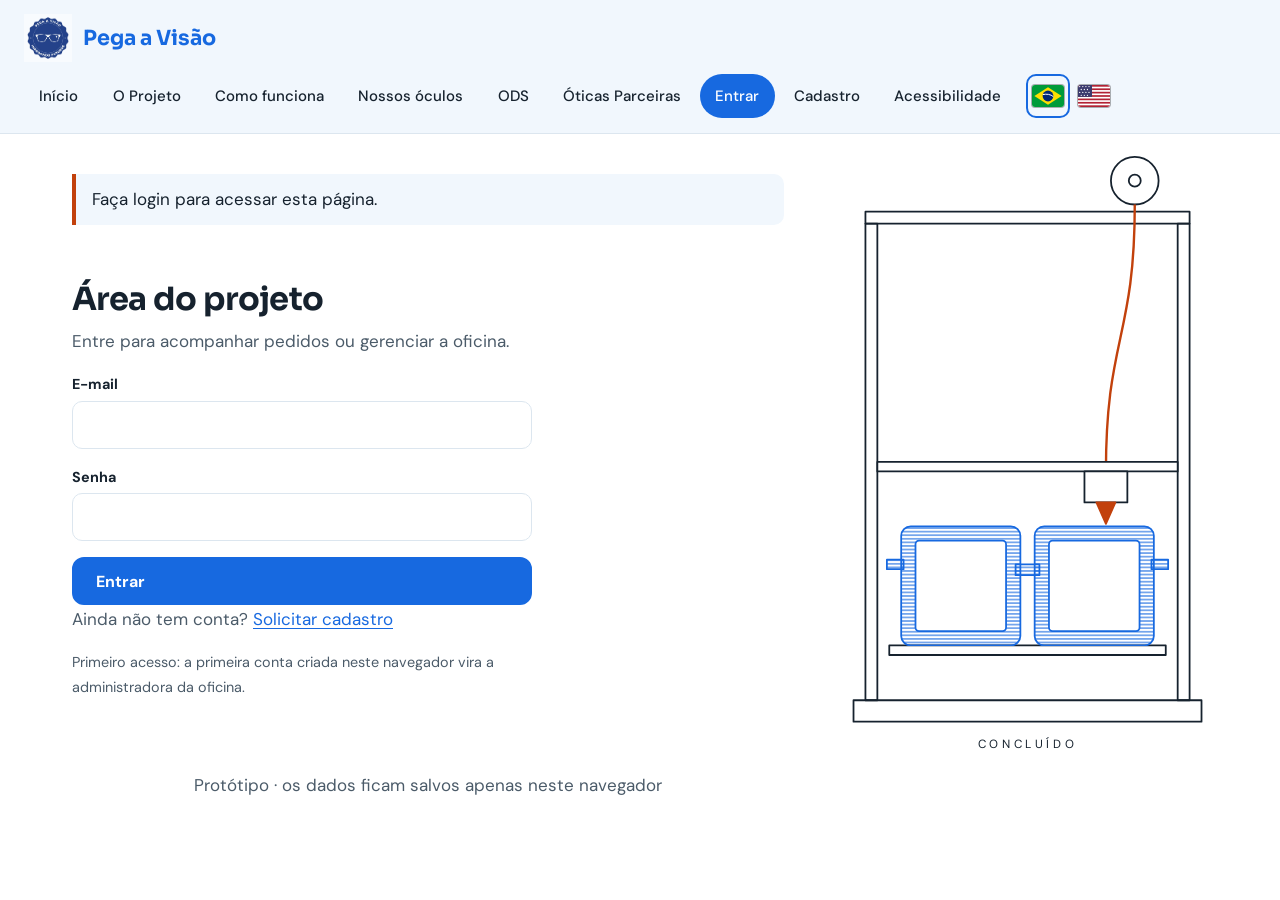
<file: admin.html>
<!doctype html>
<html lang="pt-BR">
<head>
<meta charset="utf-8">
<meta name="viewport" content="width=device-width, initial-scale=1, viewport-fit=cover">
<title>Oficina de Produção · Pega a Visão</title>
<link rel="stylesheet" href="https://fonts.googleapis.com/css2?family=Sora:wght@500;600;700&family=DM+Sans:wght@400;500;700&family=Atkinson+Hyperlegible:wght@400;700&display=swap">
<link rel="stylesheet" href="css/style.css">
<link rel="icon" type="image/png" href="img/favicon.png">
<script type="importmap">{"imports":{"three":"https://cdn.jsdelivr.net/npm/three@0.170.0/build/three.module.js","three/addons/":"https://cdn.jsdelivr.net/npm/three@0.170.0/examples/jsm/"}}</script>
</head>
<body data-page="admin">
<svg id="pr" viewBox="0 0 360 520" aria-hidden="true" role="presentation">
<defs><pattern id="hp" width="4" height="3" patternUnits="userSpaceOnUse"><path d="M0 1.5H4" style="stroke:var(--ac)" stroke-width=".9"/></pattern><clipPath id="cp"><rect id="cr" x="40" y="424" width="280" height="0"/></clipPath></defs>
<g fill="none" stroke="currentColor" stroke-width="1.5" stroke-linejoin="round">
<rect x="34" y="470" width="292" height="18"/><rect x="44" y="70" width="10" height="400"/><rect x="306" y="70" width="10" height="400"/><rect x="44" y="60" width="272" height="10"/><rect x="64" y="424" width="232" height="8"/>
<circle cx="270" cy="34" r="20"/><circle cx="270" cy="34" r="5"/><path id="fl" style="stroke:var(--ac2)" stroke-width="2"/>
<g clip-path="url(#cp)" style="stroke:var(--ac)"><rect x="74" y="324" width="100" height="100" rx="8" fill="url(#hp)"/><rect x="86" y="336" width="76" height="76" rx="3" style="fill:var(--bg)"/><rect x="186" y="324" width="100" height="100" rx="8" fill="url(#hp)"/><rect x="198" y="336" width="76" height="76" rx="3" style="fill:var(--bg)"/>
<rect x="170" y="356" width="20" height="9" fill="url(#hp)"/><rect x="62" y="352" width="14" height="8" fill="url(#hp)"/><rect x="284" y="352" width="14" height="8" fill="url(#hp)"/></g>
<rect id="gb" x="54" width="252" height="8" style="fill:var(--bg)"/><rect id="cg" width="36" height="26" style="fill:var(--bg)"/><path id="nz" style="fill:var(--ac2);stroke:var(--ac2)"/></g>
<text id="lb" x="180" y="510" text-anchor="middle" font-size="10" letter-spacing="3" fill="currentColor" font-family="'DM Sans',sans-serif">IMPRESSÃO 0%</text></svg>
<div id="app"></div>
<!-- =====================================================================
     CONTEÚDO DESTA PÁGINA: edite os textos aqui, é HTML normal.
     O app.js copia este template para dentro de #app (ao lado do menu).
     Marcas especiais (o JS troca por dados que mudam):
       comentário com uma palavra só, ex.: linhas  → lista/tabela preenchida pelo JS (função em SL, no app.js)
       {{nome}}         valor preenchido pelo JS
       data-se="x"      o elemento só aparece quando o dado x existir
       data-visitante   só aparece para quem NÃO está logado
       data-r="nv"      número do relatório (nv, rp, rpd, pet, eq, imp, dir, ot, rev)
     Importante: mantenha cada frase em UMA linha só; o tradutor (js/i18n.js) usa o texto exato.
     ===================================================================== -->
<template id="pagina">
<div class="row">
  <h1>Oficina de Produção</h1>
  <button class="b b2" data-a="go" data-v="rel">Relatórios</button>
</div>
<div class="c" data-se="pendentes">
  <h3>Cadastros pendentes</h3>
  <!--pendentes-->
</div>
<div class="c tw">
  <table>
    <thead><tr><th>Pedido</th><th>Estudante</th><th>Etapa</th><th>Equipe da oficina</th><th>Lentes / custo</th><th>Destinação</th></tr></thead>
    <tbody><!--linhas--></tbody>
  </table>
</div>
</template>
<noscript>Ative o JavaScript para usar o protótipo.</noscript>
<script src="js/data.js"></script>
<script src="js/i18n.js"></script>
<script src="js/impressora.js"></script>
<script src="js/acessibilidade.js"></script>
<script src="js/app.js"></script>
<script src="js/viewer3d.js"></script>
</body>
</html>
</file>
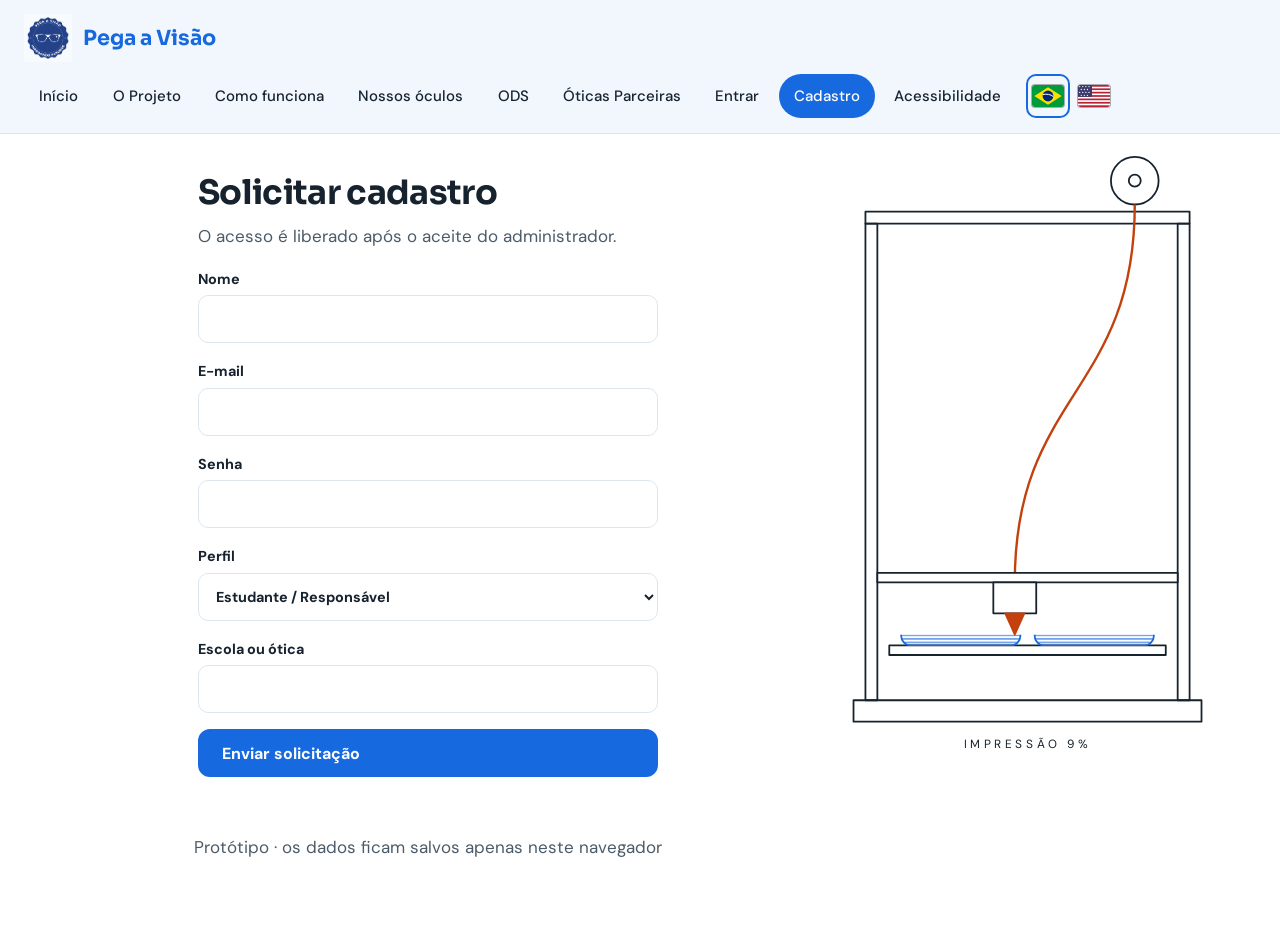
<file: cadastro.html>
<!doctype html>
<html lang="pt-BR">
<head>
<meta charset="utf-8">
<meta name="viewport" content="width=device-width, initial-scale=1, viewport-fit=cover">
<title>Cadastro · Pega a Visão</title>
<link rel="stylesheet" href="https://fonts.googleapis.com/css2?family=Sora:wght@500;600;700&family=DM+Sans:wght@400;500;700&family=Atkinson+Hyperlegible:wght@400;700&display=swap">
<link rel="stylesheet" href="css/style.css">
<link rel="icon" type="image/png" href="img/favicon.png">
<script type="importmap">{"imports":{"three":"https://cdn.jsdelivr.net/npm/three@0.170.0/build/three.module.js","three/addons/":"https://cdn.jsdelivr.net/npm/three@0.170.0/examples/jsm/"}}</script>
</head>
<body data-page="reg">
<svg id="pr" viewBox="0 0 360 520" aria-hidden="true" role="presentation">
<defs><pattern id="hp" width="4" height="3" patternUnits="userSpaceOnUse"><path d="M0 1.5H4" style="stroke:var(--ac)" stroke-width=".9"/></pattern><clipPath id="cp"><rect id="cr" x="40" y="424" width="280" height="0"/></clipPath></defs>
<g fill="none" stroke="currentColor" stroke-width="1.5" stroke-linejoin="round">
<rect x="34" y="470" width="292" height="18"/><rect x="44" y="70" width="10" height="400"/><rect x="306" y="70" width="10" height="400"/><rect x="44" y="60" width="272" height="10"/><rect x="64" y="424" width="232" height="8"/>
<circle cx="270" cy="34" r="20"/><circle cx="270" cy="34" r="5"/><path id="fl" style="stroke:var(--ac2)" stroke-width="2"/>
<g clip-path="url(#cp)" style="stroke:var(--ac)"><rect x="74" y="324" width="100" height="100" rx="8" fill="url(#hp)"/><rect x="86" y="336" width="76" height="76" rx="3" style="fill:var(--bg)"/><rect x="186" y="324" width="100" height="100" rx="8" fill="url(#hp)"/><rect x="198" y="336" width="76" height="76" rx="3" style="fill:var(--bg)"/>
<rect x="170" y="356" width="20" height="9" fill="url(#hp)"/><rect x="62" y="352" width="14" height="8" fill="url(#hp)"/><rect x="284" y="352" width="14" height="8" fill="url(#hp)"/></g>
<rect id="gb" x="54" width="252" height="8" style="fill:var(--bg)"/><rect id="cg" width="36" height="26" style="fill:var(--bg)"/><path id="nz" style="fill:var(--ac2);stroke:var(--ac2)"/></g>
<text id="lb" x="180" y="510" text-anchor="middle" font-size="10" letter-spacing="3" fill="currentColor" font-family="'DM Sans',sans-serif">IMPRESSÃO 0%</text></svg>
<div id="app"></div>
<!-- =====================================================================
     CONTEÚDO DESTA PÁGINA: edite os textos aqui, é HTML normal.
     O app.js copia este template para dentro de #app (ao lado do menu).
     Marcas especiais (o JS troca por dados que mudam):
       comentário com uma palavra só, ex.: linhas  → lista/tabela preenchida pelo JS (função em SL, no app.js)
       {{nome}}         valor preenchido pelo JS
       data-se="x"      o elemento só aparece quando o dado x existir
       data-visitante   só aparece para quem NÃO está logado
       data-r="nv"      número do relatório (nv, rp, rpd, pet, eq, imp, dir, ot, rev)
     Importante: mantenha cada frase em UMA linha só; o tradutor (js/i18n.js) usa o texto exato.
     ===================================================================== -->
<template id="pagina">
<div class="c" style="max-width:460px;margin:auto;width:100%">
  <h2>Solicitar cadastro</h2>
  <p class="mu">O acesso é liberado após o aceite do administrador.</p>
  <form data-f="reg">
    <label>Nome<input name="name" required></label>
    <label>E-mail<input name="email" type="email" required></label>
    <label>Senha<input name="pw" type="password" minlength="6" required></label>
    <label>Perfil
      <select name="role">
        <option value="aluno">Estudante / Responsável</option>
        <option value="escola">Professor / Escola</option>
        <option value="otica">Ótica Parceira</option>
      </select>
    </label>
    <label>Escola ou ótica<input name="org"></label>
    <button class="b">Enviar solicitação</button>
  </form>
</div>
</template>
<noscript>Ative o JavaScript para usar o protótipo.</noscript>
<script src="js/data.js"></script>
<script src="js/i18n.js"></script>
<script src="js/impressora.js"></script>
<script src="js/acessibilidade.js"></script>
<script src="js/app.js"></script>
<script src="js/viewer3d.js"></script>
</body>
</html>
</file>
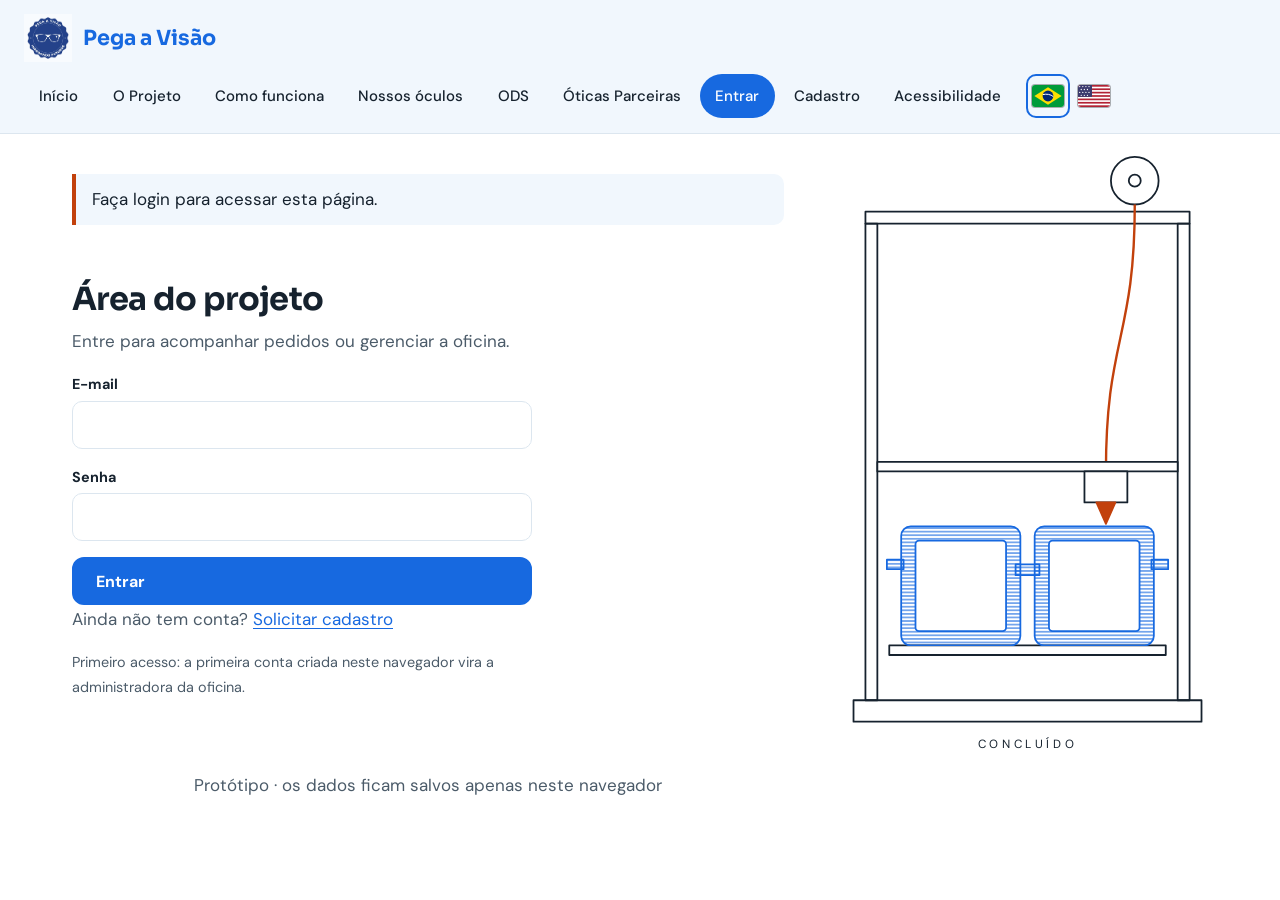
<file: estudante.html>
<!doctype html>
<html lang="pt-BR">
<head>
<meta charset="utf-8">
<meta name="viewport" content="width=device-width, initial-scale=1, viewport-fit=cover">
<title>Painel do Estudante · Pega a Visão</title>
<link rel="stylesheet" href="https://fonts.googleapis.com/css2?family=Sora:wght@500;600;700&family=DM+Sans:wght@400;500;700&family=Atkinson+Hyperlegible:wght@400;700&display=swap">
<link rel="stylesheet" href="css/style.css">
<link rel="icon" type="image/png" href="img/favicon.png">
<script type="importmap">{"imports":{"three":"https://cdn.jsdelivr.net/npm/three@0.170.0/build/three.module.js","three/addons/":"https://cdn.jsdelivr.net/npm/three@0.170.0/examples/jsm/"}}</script>
</head>
<body data-page="aluno">
<svg id="pr" viewBox="0 0 360 520" aria-hidden="true" role="presentation">
<defs><pattern id="hp" width="4" height="3" patternUnits="userSpaceOnUse"><path d="M0 1.5H4" style="stroke:var(--ac)" stroke-width=".9"/></pattern><clipPath id="cp"><rect id="cr" x="40" y="424" width="280" height="0"/></clipPath></defs>
<g fill="none" stroke="currentColor" stroke-width="1.5" stroke-linejoin="round">
<rect x="34" y="470" width="292" height="18"/><rect x="44" y="70" width="10" height="400"/><rect x="306" y="70" width="10" height="400"/><rect x="44" y="60" width="272" height="10"/><rect x="64" y="424" width="232" height="8"/>
<circle cx="270" cy="34" r="20"/><circle cx="270" cy="34" r="5"/><path id="fl" style="stroke:var(--ac2)" stroke-width="2"/>
<g clip-path="url(#cp)" style="stroke:var(--ac)"><rect x="74" y="324" width="100" height="100" rx="8" fill="url(#hp)"/><rect x="86" y="336" width="76" height="76" rx="3" style="fill:var(--bg)"/><rect x="186" y="324" width="100" height="100" rx="8" fill="url(#hp)"/><rect x="198" y="336" width="76" height="76" rx="3" style="fill:var(--bg)"/>
<rect x="170" y="356" width="20" height="9" fill="url(#hp)"/><rect x="62" y="352" width="14" height="8" fill="url(#hp)"/><rect x="284" y="352" width="14" height="8" fill="url(#hp)"/></g>
<rect id="gb" x="54" width="252" height="8" style="fill:var(--bg)"/><rect id="cg" width="36" height="26" style="fill:var(--bg)"/><path id="nz" style="fill:var(--ac2);stroke:var(--ac2)"/></g>
<text id="lb" x="180" y="510" text-anchor="middle" font-size="10" letter-spacing="3" fill="currentColor" font-family="'DM Sans',sans-serif">IMPRESSÃO 0%</text></svg>
<div id="app"></div>
<!-- =====================================================================
     CONTEÚDO DESTA PÁGINA: edite os textos aqui, é HTML normal.
     O app.js copia este template para dentro de #app (ao lado do menu).
     Marcas especiais (o JS troca por dados que mudam):
       comentário com uma palavra só, ex.: linhas  → lista/tabela preenchida pelo JS (função em SL, no app.js)
       {{nome}}         valor preenchido pelo JS
       data-se="x"      o elemento só aparece quando o dado x existir
       data-visitante   só aparece para quem NÃO está logado
       data-r="nv"      número do relatório (nv, rp, rpd, pet, eq, imp, dir, ot, rev)
     Importante: mantenha cada frase em UMA linha só; o tradutor (js/i18n.js) usa o texto exato.
     ===================================================================== -->
<template id="pagina">
<div class="row">
  <h1>Painel do Estudante</h1>
  <span><button class="b" data-a="go" data-v="pedir" data-k="reparo">Consertar meu óculos</button> <button class="b b2" data-a="go" data-v="pedir" data-k="nova">Solicitar armação nova</button></span>
</div>
<!--pedidos-->
<div class="c" data-se="semPedidos">Nenhum pedido ainda.</div>
<div class="c">
  <h3>Notificações</h3>
  <!--notas-->
  <p class="mu" data-se="semNotas">Sem notificações.</p>
</div>
</template>
<noscript>Ative o JavaScript para usar o protótipo.</noscript>
<script src="js/data.js"></script>
<script src="js/i18n.js"></script>
<script src="js/impressora.js"></script>
<script src="js/acessibilidade.js"></script>
<script src="js/app.js"></script>
<script src="js/viewer3d.js"></script>
</body>
</html>
</file>
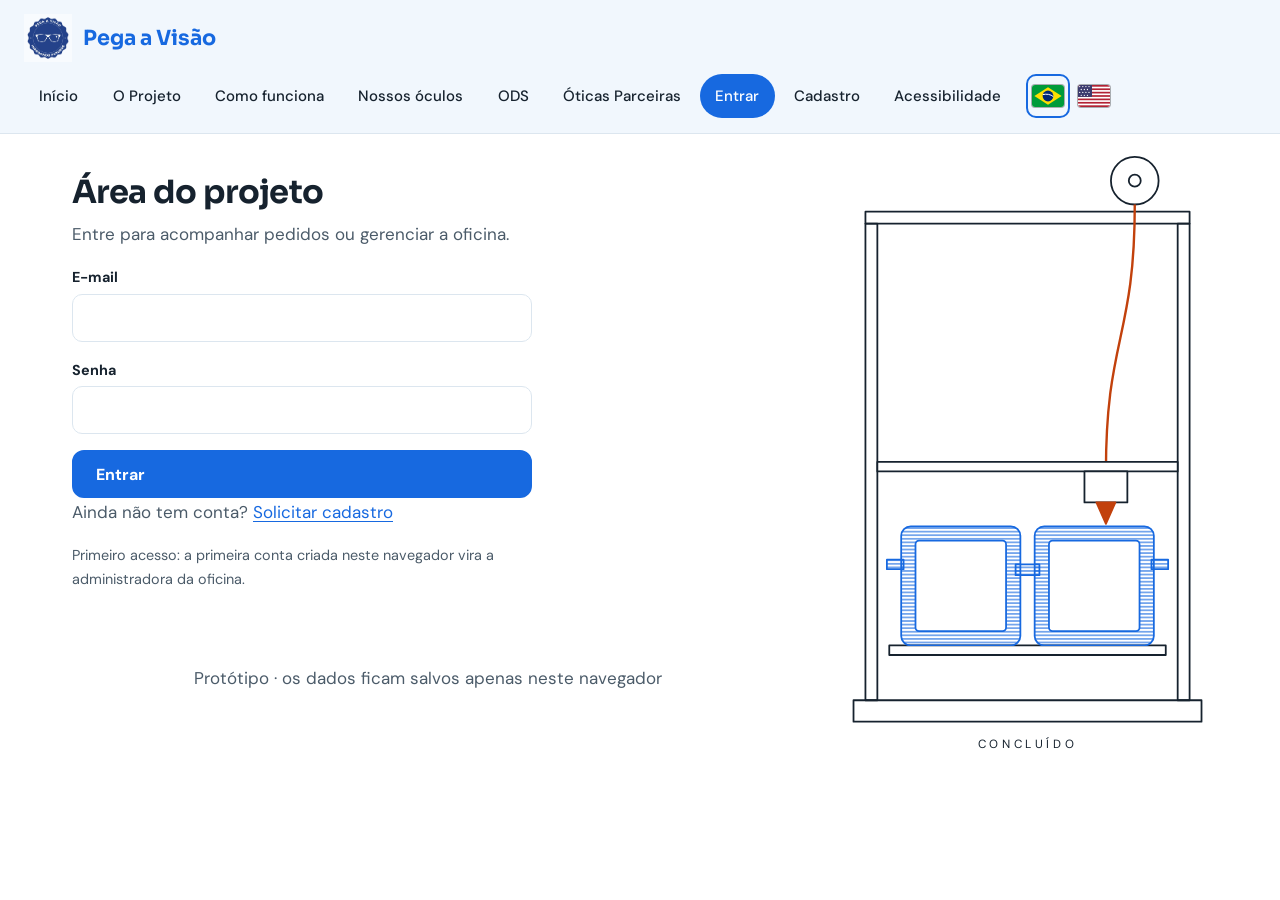
<file: login.html>
<!doctype html>
<html lang="pt-BR">
<head>
<meta charset="utf-8">
<meta name="viewport" content="width=device-width, initial-scale=1, viewport-fit=cover">
<title>Entrar · Pega a Visão</title>
<link rel="stylesheet" href="https://fonts.googleapis.com/css2?family=Sora:wght@500;600;700&family=DM+Sans:wght@400;500;700&family=Atkinson+Hyperlegible:wght@400;700&display=swap">
<link rel="stylesheet" href="css/style.css">
<link rel="icon" type="image/png" href="img/favicon.png">
<script type="importmap">{"imports":{"three":"https://cdn.jsdelivr.net/npm/three@0.170.0/build/three.module.js","three/addons/":"https://cdn.jsdelivr.net/npm/three@0.170.0/examples/jsm/"}}</script>
</head>
<body data-page="login">
<svg id="pr" viewBox="0 0 360 520" aria-hidden="true" role="presentation">
<defs><pattern id="hp" width="4" height="3" patternUnits="userSpaceOnUse"><path d="M0 1.5H4" style="stroke:var(--ac)" stroke-width=".9"/></pattern><clipPath id="cp"><rect id="cr" x="40" y="424" width="280" height="0"/></clipPath></defs>
<g fill="none" stroke="currentColor" stroke-width="1.5" stroke-linejoin="round">
<rect x="34" y="470" width="292" height="18"/><rect x="44" y="70" width="10" height="400"/><rect x="306" y="70" width="10" height="400"/><rect x="44" y="60" width="272" height="10"/><rect x="64" y="424" width="232" height="8"/>
<circle cx="270" cy="34" r="20"/><circle cx="270" cy="34" r="5"/><path id="fl" style="stroke:var(--ac2)" stroke-width="2"/>
<g clip-path="url(#cp)" style="stroke:var(--ac)"><rect x="74" y="324" width="100" height="100" rx="8" fill="url(#hp)"/><rect x="86" y="336" width="76" height="76" rx="3" style="fill:var(--bg)"/><rect x="186" y="324" width="100" height="100" rx="8" fill="url(#hp)"/><rect x="198" y="336" width="76" height="76" rx="3" style="fill:var(--bg)"/>
<rect x="170" y="356" width="20" height="9" fill="url(#hp)"/><rect x="62" y="352" width="14" height="8" fill="url(#hp)"/><rect x="284" y="352" width="14" height="8" fill="url(#hp)"/></g>
<rect id="gb" x="54" width="252" height="8" style="fill:var(--bg)"/><rect id="cg" width="36" height="26" style="fill:var(--bg)"/><path id="nz" style="fill:var(--ac2);stroke:var(--ac2)"/></g>
<text id="lb" x="180" y="510" text-anchor="middle" font-size="10" letter-spacing="3" fill="currentColor" font-family="'DM Sans',sans-serif">IMPRESSÃO 0%</text></svg>
<div id="app"></div>
<!-- =====================================================================
     CONTEÚDO DESTA PÁGINA: edite os textos aqui, é HTML normal.
     O app.js copia este template para dentro de #app (ao lado do menu).
     Marcas especiais (o JS troca por dados que mudam):
       comentário com uma palavra só, ex.: linhas  → lista/tabela preenchida pelo JS (função em SL, no app.js)
       {{nome}}         valor preenchido pelo JS
       data-se="x"      o elemento só aparece quando o dado x existir
       data-visitante   só aparece para quem NÃO está logado
       data-r="nv"      número do relatório (nv, rp, rpd, pet, eq, imp, dir, ot, rev)
     Importante: mantenha cada frase em UMA linha só; o tradutor (js/i18n.js) usa o texto exato.
     ===================================================================== -->
<template id="pagina">
<section style="max-width:460px">
  <h1 style="font-size:2rem">Área do projeto</h1>
  <p class="mu">Entre para acompanhar pedidos ou gerenciar a oficina.</p>
  <form data-f="login">
    <label>E-mail<input name="e" type="email" required data-pre></label>
    <label>Senha<input name="p" type="password" required></label>
    <button class="b">Entrar</button>
  </form>
  <p class="mu">Ainda não tem conta? <button class="lk" data-a="go" data-v="reg">Solicitar cadastro</button></p>
  <p class="mu" style="font-size:.9rem">Primeiro acesso: a primeira conta criada neste navegador vira a administradora da oficina.</p>
</section>
</template>
<noscript>Ative o JavaScript para usar o protótipo.</noscript>
<script src="js/data.js"></script>
<script src="js/i18n.js"></script>
<script src="js/impressora.js"></script>
<script src="js/acessibilidade.js"></script>
<script src="js/app.js"></script>
<script src="js/viewer3d.js"></script>
</body>
</html>
</file>
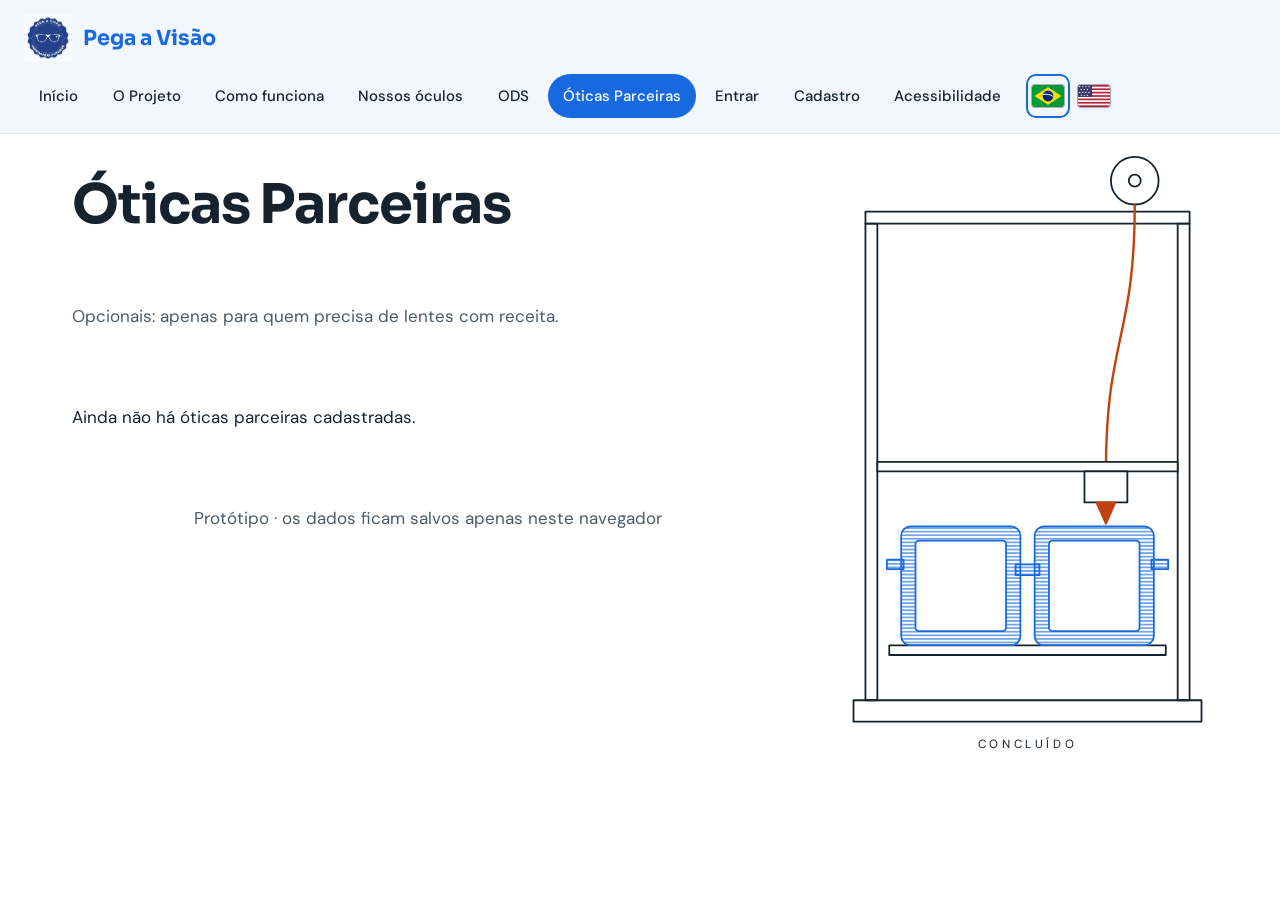
<file: oticas.html>
<!doctype html>
<html lang="pt-BR">
<head>
<meta charset="utf-8">
<meta name="viewport" content="width=device-width, initial-scale=1, viewport-fit=cover">
<title>Óticas Parceiras · Pega a Visão</title>
<link rel="stylesheet" href="https://fonts.googleapis.com/css2?family=Sora:wght@500;600;700&family=DM+Sans:wght@400;500;700&family=Atkinson+Hyperlegible:wght@400;700&display=swap">
<link rel="stylesheet" href="css/style.css">
<link rel="icon" type="image/png" href="img/favicon.png">
<script type="importmap">{"imports":{"three":"https://cdn.jsdelivr.net/npm/three@0.170.0/build/three.module.js","three/addons/":"https://cdn.jsdelivr.net/npm/three@0.170.0/examples/jsm/"}}</script>
</head>
<body data-page="opts">
<svg id="pr" viewBox="0 0 360 520" aria-hidden="true" role="presentation">
<defs><pattern id="hp" width="4" height="3" patternUnits="userSpaceOnUse"><path d="M0 1.5H4" style="stroke:var(--ac)" stroke-width=".9"/></pattern><clipPath id="cp"><rect id="cr" x="40" y="424" width="280" height="0"/></clipPath></defs>
<g fill="none" stroke="currentColor" stroke-width="1.5" stroke-linejoin="round">
<rect x="34" y="470" width="292" height="18"/><rect x="44" y="70" width="10" height="400"/><rect x="306" y="70" width="10" height="400"/><rect x="44" y="60" width="272" height="10"/><rect x="64" y="424" width="232" height="8"/>
<circle cx="270" cy="34" r="20"/><circle cx="270" cy="34" r="5"/><path id="fl" style="stroke:var(--ac2)" stroke-width="2"/>
<g clip-path="url(#cp)" style="stroke:var(--ac)"><rect x="74" y="324" width="100" height="100" rx="8" fill="url(#hp)"/><rect x="86" y="336" width="76" height="76" rx="3" style="fill:var(--bg)"/><rect x="186" y="324" width="100" height="100" rx="8" fill="url(#hp)"/><rect x="198" y="336" width="76" height="76" rx="3" style="fill:var(--bg)"/>
<rect x="170" y="356" width="20" height="9" fill="url(#hp)"/><rect x="62" y="352" width="14" height="8" fill="url(#hp)"/><rect x="284" y="352" width="14" height="8" fill="url(#hp)"/></g>
<rect id="gb" x="54" width="252" height="8" style="fill:var(--bg)"/><rect id="cg" width="36" height="26" style="fill:var(--bg)"/><path id="nz" style="fill:var(--ac2);stroke:var(--ac2)"/></g>
<text id="lb" x="180" y="510" text-anchor="middle" font-size="10" letter-spacing="3" fill="currentColor" font-family="'DM Sans',sans-serif">IMPRESSÃO 0%</text></svg>
<div id="app"></div>
<!-- =====================================================================
     CONTEÚDO DESTA PÁGINA: edite os textos aqui, é HTML normal.
     O app.js copia este template para dentro de #app (ao lado do menu).
     Marcas especiais (o JS troca por dados que mudam):
       comentário com uma palavra só, ex.: linhas  → lista/tabela preenchida pelo JS (função em SL, no app.js)
       {{nome}}         valor preenchido pelo JS
       data-se="x"      o elemento só aparece quando o dado x existir
       data-visitante   só aparece para quem NÃO está logado
       data-r="nv"      número do relatório (nv, rp, rpd, pet, eq, imp, dir, ot, rev)
     Importante: mantenha cada frase em UMA linha só; o tradutor (js/i18n.js) usa o texto exato.
     ===================================================================== -->
<template id="pagina">
<h1>Óticas Parceiras</h1>
<p class="mu">Opcionais: apenas para quem precisa de lentes com receita.</p>
<div class="g3" data-se="oticas"><!--oticas--></div>
<p data-se="semOticas">Ainda não há óticas parceiras cadastradas.</p>
</template>
<noscript>Ative o JavaScript para usar o protótipo.</noscript>
<script src="js/data.js"></script>
<script src="js/i18n.js"></script>
<script src="js/impressora.js"></script>
<script src="js/acessibilidade.js"></script>
<script src="js/app.js"></script>
<script src="js/viewer3d.js"></script>
</body>
</html>
</file>
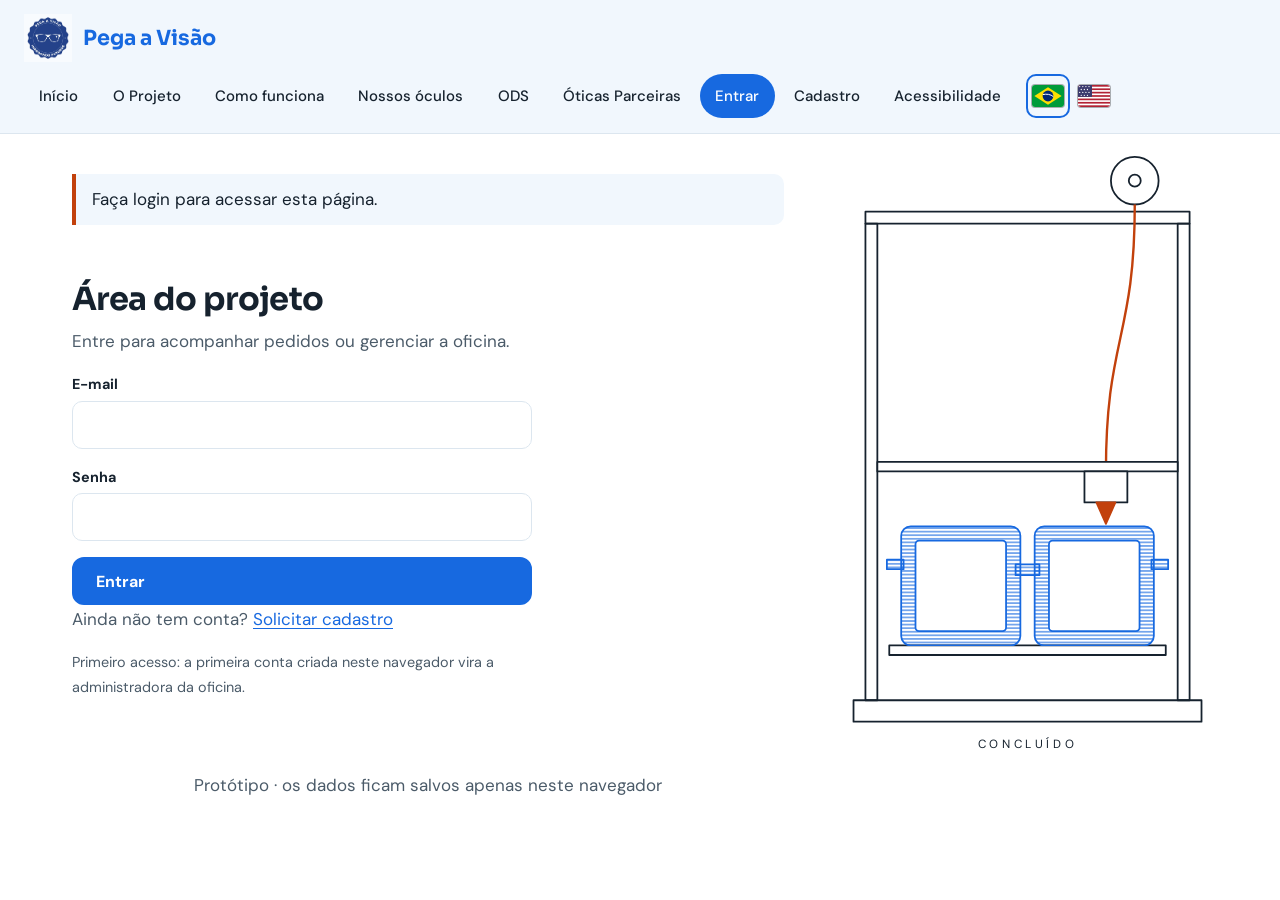
<file: pedir.html>
<!doctype html>
<html lang="pt-BR">
<head>
<meta charset="utf-8">
<meta name="viewport" content="width=device-width, initial-scale=1, viewport-fit=cover">
<title>Solicitar apoio · Pega a Visão</title>
<link rel="stylesheet" href="https://fonts.googleapis.com/css2?family=Sora:wght@500;600;700&family=DM+Sans:wght@400;500;700&family=Atkinson+Hyperlegible:wght@400;700&display=swap">
<link rel="stylesheet" href="css/style.css">
<link rel="icon" type="image/png" href="img/favicon.png">
<script type="importmap">{"imports":{"three":"https://cdn.jsdelivr.net/npm/three@0.170.0/build/three.module.js","three/addons/":"https://cdn.jsdelivr.net/npm/three@0.170.0/examples/jsm/"}}</script>
</head>
<body data-page="pedir">
<svg id="pr" viewBox="0 0 360 520" aria-hidden="true" role="presentation">
<defs><pattern id="hp" width="4" height="3" patternUnits="userSpaceOnUse"><path d="M0 1.5H4" style="stroke:var(--ac)" stroke-width=".9"/></pattern><clipPath id="cp"><rect id="cr" x="40" y="424" width="280" height="0"/></clipPath></defs>
<g fill="none" stroke="currentColor" stroke-width="1.5" stroke-linejoin="round">
<rect x="34" y="470" width="292" height="18"/><rect x="44" y="70" width="10" height="400"/><rect x="306" y="70" width="10" height="400"/><rect x="44" y="60" width="272" height="10"/><rect x="64" y="424" width="232" height="8"/>
<circle cx="270" cy="34" r="20"/><circle cx="270" cy="34" r="5"/><path id="fl" style="stroke:var(--ac2)" stroke-width="2"/>
<g clip-path="url(#cp)" style="stroke:var(--ac)"><rect x="74" y="324" width="100" height="100" rx="8" fill="url(#hp)"/><rect x="86" y="336" width="76" height="76" rx="3" style="fill:var(--bg)"/><rect x="186" y="324" width="100" height="100" rx="8" fill="url(#hp)"/><rect x="198" y="336" width="76" height="76" rx="3" style="fill:var(--bg)"/>
<rect x="170" y="356" width="20" height="9" fill="url(#hp)"/><rect x="62" y="352" width="14" height="8" fill="url(#hp)"/><rect x="284" y="352" width="14" height="8" fill="url(#hp)"/></g>
<rect id="gb" x="54" width="252" height="8" style="fill:var(--bg)"/><rect id="cg" width="36" height="26" style="fill:var(--bg)"/><path id="nz" style="fill:var(--ac2);stroke:var(--ac2)"/></g>
<text id="lb" x="180" y="510" text-anchor="middle" font-size="10" letter-spacing="3" fill="currentColor" font-family="'DM Sans',sans-serif">IMPRESSÃO 0%</text></svg>
<div id="app"></div>
<!-- =====================================================================
     CONTEÚDO DESTA PÁGINA: edite os textos aqui, é HTML normal.
     O app.js copia este template para dentro de #app (ao lado do menu).
     Marcas especiais (o JS troca por dados que mudam):
       comentário com uma palavra só, ex.: linhas  → lista/tabela preenchida pelo JS (função em SL, no app.js)
       {{nome}}         valor preenchido pelo JS
       data-se="x"      o elemento só aparece quando o dado x existir
       data-visitante   só aparece para quem NÃO está logado
       data-r="nv"      número do relatório (nv, rp, rpd, pet, eq, imp, dir, ot, rev)
     Importante: mantenha cada frase em UMA linha só; o tradutor (js/i18n.js) usa o texto exato.
     ===================================================================== -->
<template id="pagina">
<h1>Solicitar apoio</h1>
<p class="mu">Armação e conserto são gratuitos para estudantes do projeto.</p>
<form id="of" data-f="ord">
  <div class="c" style="display:flex;flex-direction:column;gap:8px">
    <h2>O que você precisa?</h2>
    <label class="r"><input type="radio" name="kind" value="nova" data-pk>Armação nova (não tenho óculos ou preciso trocar)</label>
    <label class="r"><input type="radio" name="kind" value="reparo" data-pk>Meu óculos quebrou (conserto)</label>
  </div>

  <!-- Aparece quando escolhe "conserto" -->
  <div id="kr" hidden>
    <div class="c" style="display:flex;flex-direction:column;gap:12px">
      <h2>O que quebrou?</h2>
      <label>Dano
        <select name="dmg">
          <option>Haste quebrada</option>
          <option>Ponte quebrada</option>
          <option>Armação rachada</option>
          <option>Dobradiça ou parafuso solto</option>
          <option>Outro</option>
        </select>
      </label>
      <label>Observação (opcional)<input name="obs"></label>
      <p class="mu" style="margin:0">Entregue o óculos na escola para a oficina avaliar e imprimir a peça.</p>
    </div>
  </div>

  <!-- Aparece quando escolhe "armação nova" -->
  <div id="kn">
    <div class="c">
      <h2>Medidas ergonômicas</h2>
      <div class="g3">
        <label>Largura do rosto (mm)<input name="a" inputmode="numeric"></label>
        <label>Distância entre os olhos (mm)<input name="b" inputmode="numeric"></label>
        <label>Comprimento da haste (mm)<input name="c" inputmode="numeric"></label>
      </div>
    </div>
    <div class="c" style="display:flex;flex-direction:column;gap:12px;margin-top:20px">
      <h2>Lentes com receita (opcional)</h2>
      <label class="r"><input type="radio" name="lens" value="0" checked>Só a armação (sem custo)</label>
      <label class="r"><input type="radio" name="lens" value="1">Incluir lentes em uma ótica parceira</label>
      <div id="lx" hidden class="g3">
        <label>Ótica<select name="op"><!--oticas--></select></label>
        <label>Tipo de lente<select name="lt"><!--lentes--></select></label>
      </div>
      <div class="al row"><b>Custo das lentes para a família</b><b id="cost">R$ 0,00</b></div>
    </div>
  </div>

  <div class="row" style="justify-content:flex-start">
    <button class="b">Enviar solicitação</button>
    <button type="button" class="b b2" data-a="go" data-v="aluno">Voltar ao painel</button>
  </div>
</form>
</template>
<noscript>Ative o JavaScript para usar o protótipo.</noscript>
<script src="js/data.js"></script>
<script src="js/i18n.js"></script>
<script src="js/impressora.js"></script>
<script src="js/acessibilidade.js"></script>
<script src="js/app.js"></script>
<script src="js/viewer3d.js"></script>
</body>
</html>
</file>
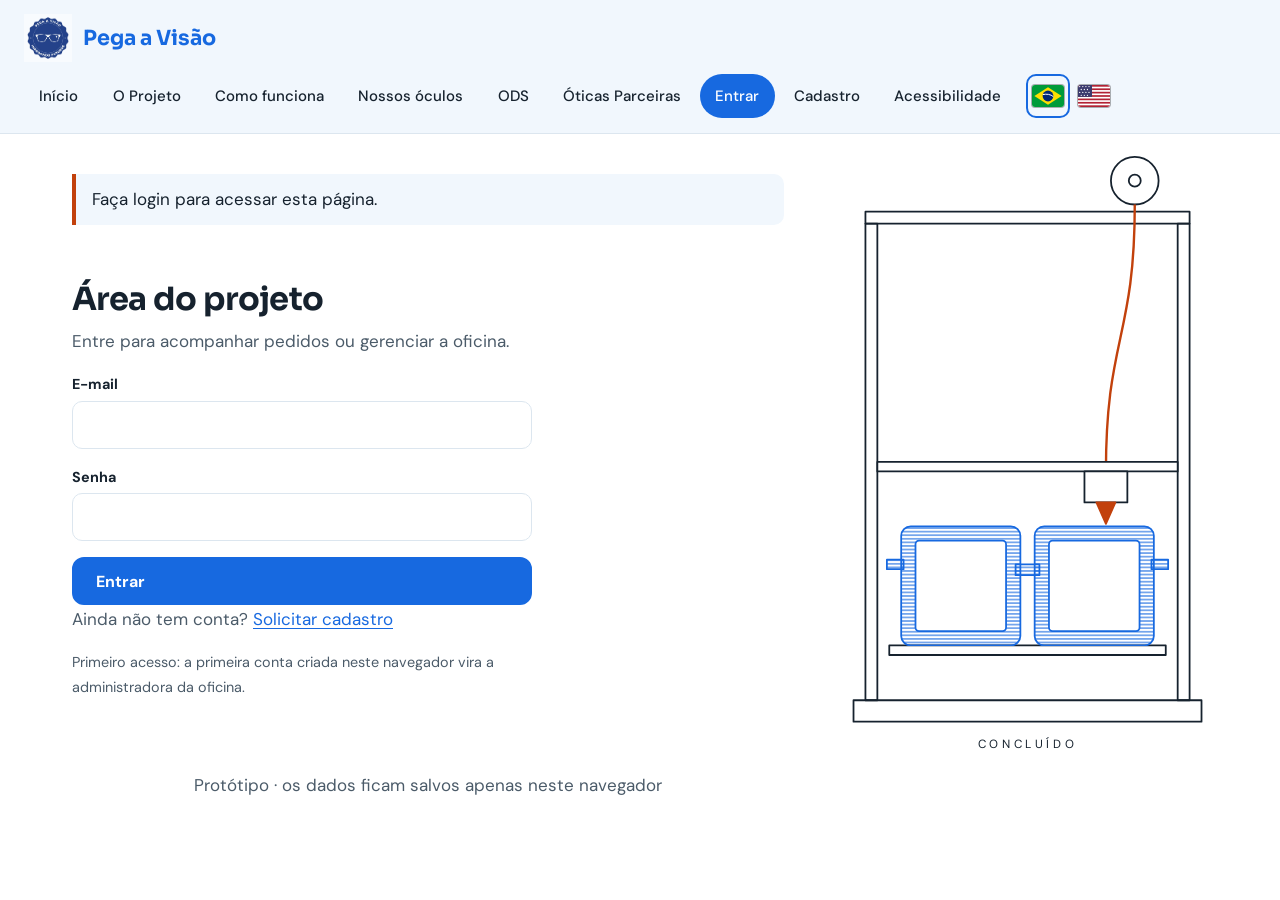
<file: relatorios.html>
<!doctype html>
<html lang="pt-BR">
<head>
<meta charset="utf-8">
<meta name="viewport" content="width=device-width, initial-scale=1, viewport-fit=cover">
<title>Relatórios · Pega a Visão</title>
<link rel="stylesheet" href="https://fonts.googleapis.com/css2?family=Sora:wght@500;600;700&family=DM+Sans:wght@400;500;700&family=Atkinson+Hyperlegible:wght@400;700&display=swap">
<link rel="stylesheet" href="css/style.css">
<link rel="icon" type="image/png" href="img/favicon.png">
<script type="importmap">{"imports":{"three":"https://cdn.jsdelivr.net/npm/three@0.170.0/build/three.module.js","three/addons/":"https://cdn.jsdelivr.net/npm/three@0.170.0/examples/jsm/"}}</script>
</head>
<body data-page="rel">
<svg id="pr" viewBox="0 0 360 520" aria-hidden="true" role="presentation">
<defs><pattern id="hp" width="4" height="3" patternUnits="userSpaceOnUse"><path d="M0 1.5H4" style="stroke:var(--ac)" stroke-width=".9"/></pattern><clipPath id="cp"><rect id="cr" x="40" y="424" width="280" height="0"/></clipPath></defs>
<g fill="none" stroke="currentColor" stroke-width="1.5" stroke-linejoin="round">
<rect x="34" y="470" width="292" height="18"/><rect x="44" y="70" width="10" height="400"/><rect x="306" y="70" width="10" height="400"/><rect x="44" y="60" width="272" height="10"/><rect x="64" y="424" width="232" height="8"/>
<circle cx="270" cy="34" r="20"/><circle cx="270" cy="34" r="5"/><path id="fl" style="stroke:var(--ac2)" stroke-width="2"/>
<g clip-path="url(#cp)" style="stroke:var(--ac)"><rect x="74" y="324" width="100" height="100" rx="8" fill="url(#hp)"/><rect x="86" y="336" width="76" height="76" rx="3" style="fill:var(--bg)"/><rect x="186" y="324" width="100" height="100" rx="8" fill="url(#hp)"/><rect x="198" y="336" width="76" height="76" rx="3" style="fill:var(--bg)"/>
<rect x="170" y="356" width="20" height="9" fill="url(#hp)"/><rect x="62" y="352" width="14" height="8" fill="url(#hp)"/><rect x="284" y="352" width="14" height="8" fill="url(#hp)"/></g>
<rect id="gb" x="54" width="252" height="8" style="fill:var(--bg)"/><rect id="cg" width="36" height="26" style="fill:var(--bg)"/><path id="nz" style="fill:var(--ac2);stroke:var(--ac2)"/></g>
<text id="lb" x="180" y="510" text-anchor="middle" font-size="10" letter-spacing="3" fill="currentColor" font-family="'DM Sans',sans-serif">IMPRESSÃO 0%</text></svg>
<div id="app"></div>
<!-- =====================================================================
     CONTEÚDO DESTA PÁGINA: edite os textos aqui, é HTML normal.
     O app.js copia este template para dentro de #app (ao lado do menu).
     Marcas especiais (o JS troca por dados que mudam):
       comentário com uma palavra só, ex.: linhas  → lista/tabela preenchida pelo JS (função em SL, no app.js)
       {{nome}}         valor preenchido pelo JS
       data-se="x"      o elemento só aparece quando o dado x existir
       data-visitante   só aparece para quem NÃO está logado
       data-r="nv"      número do relatório (nv, rp, rpd, pet, eq, imp, dir, ot, rev)
     Importante: mantenha cada frase em UMA linha só; o tradutor (js/i18n.js) usa o texto exato.
     ===================================================================== -->
<template id="pagina">
<div class="row">
  <h1>Relatórios e Impacto</h1>
  <button class="b b2" data-a="go" data-v="admin">Voltar à oficina</button>
</div>
<!-- Os números vêm do sistema (data-r). Cada ODS tem a sua cor (ods-cor-N). -->
<div class="g3">
    <div class="c"><span class="odt ods-cor-4">ODS 4</span><div class="big" style="font-size:2rem" data-r="nv"></div>Armações novas produzidas</div>
    <div class="c"><span class="odt ods-cor-12">ODS 12.5</span><div class="big" style="font-size:2rem" data-r="rp / rpd"></div>Consertos aceitos / concluídos</div>
    <div class="c"><span class="odt ods-cor-12">ODS 12.5</span><div class="big" style="font-size:2rem" data-r="pet"></div>Garrafas PET recicladas (estimativa)</div>
    <div class="c"><span class="odt ods-cor-4">ODS 4</span><div class="big" style="font-size:2rem" data-r="eq"></div>Equipes da oficina ativas (STEM)</div>
    <div class="c"><div class="big" style="font-size:2rem" data-r="imp"></div>Em impressão 3D</div>
    <div class="c"><div class="big" style="font-size:2rem" data-r="dir"></div>Entregas diretas</div>
    <div class="c"><div class="big" style="font-size:2rem" data-r="ot"></div>Encaminhados a óticas</div>
    <div class="c"><div class="big" style="font-size:2rem" data-r="rev"></div>Custo de lentes assumido pelas famílias</div>
</div>
<p class="mu">As etiquetas ODS mostram qual objetivo cada indicador ajuda a comprovar.</p>
</template>
<noscript>Ative o JavaScript para usar o protótipo.</noscript>
<script src="js/data.js"></script>
<script src="js/i18n.js"></script>
<script src="js/impressora.js"></script>
<script src="js/acessibilidade.js"></script>
<script src="js/app.js"></script>
<script src="js/viewer3d.js"></script>
</body>
</html>
</file>
<file: css/style.css>
:root{color-scheme:light;--bg:#FFFFFF;--soft:#F1F7FD;--tx:#16222E;--mu:#4B5B69;--ac:#1769E0;--ac2:#C2410C;--ok:#15803D;--bd:#DCE6EF;--bt:#fff;--er:#B42318;--s0:#57606A;--s1:#1769E0;--s2:#7C3AED;--s3:#C2410C;--s4:#0F766E;--s5:#15803D;box-sizing:border-box;padding-top:env(safe-area-inset-top,0px);padding-bottom:env(safe-area-inset-bottom,0px)}
html{font-size:calc(100%*var(--z,1));scroll-padding-top:calc(env(safe-area-inset-top,0px) + 12px)}
@media(prefers-reduced-motion:no-preference){html{scroll-behavior:smooth}}
*{box-sizing:border-box}[hidden]{display:none!important}
body{margin:0;background:var(--bg);color:var(--tx);font:400 1.0625rem/1.7 'DM Sans',system-ui,Arial,sans-serif}
h1,h2,h3{font-family:Sora,system-ui,sans-serif;font-weight:700;margin:0 0 .6rem;line-height:1.15;letter-spacing:-.02em}h1{font-size:clamp(2.2rem,5.5vw,3.4rem)}h2{font-size:clamp(1.6rem,3.5vw,2.1rem)}h3{font-size:1.25rem}
.hl{color:var(--ac)}.lead{font-size:1.2rem;color:var(--mu);max-width:60ch}p,ul,ol{margin:0 0 1rem}li{margin-bottom:.4rem}
.ey{font-size:.8125rem;font-weight:700;letter-spacing:.12em;text-transform:uppercase;color:var(--ok);margin-bottom:.6rem}
header{background:var(--soft);border-bottom:1px solid var(--bd);padding:.9rem 1.5rem;display:flex;justify-content:space-between;align-items:center;gap:.75rem;flex-wrap:wrap}
header b{font:700 1.3rem Sora,system-ui,sans-serif;color:var(--ac)}nav{display:flex;gap:.25rem;flex-wrap:wrap}
nav button,nav a{background:none;border:0;border-radius:999px;color:var(--tx);padding:.55rem .95rem;font:500 .9375rem 'DM Sans',sans-serif;cursor:pointer;min-height:44px;display:inline-flex;align-items:center;text-decoration:none}
nav button:hover,nav a:hover{background:var(--bg)}nav button.on{background:var(--ac);color:var(--bt)}
main{max-width:900px;margin:0 auto;padding:2.5rem 1.5rem 4rem;display:flex;flex-direction:column;gap:3.5rem}
section{scroll-margin-top:1rem}.g3{display:grid;grid-template-columns:repeat(auto-fit,minmax(220px,1fr));gap:1.5rem}
.row{display:flex;justify-content:space-between;align-items:center;gap:.75rem;flex-wrap:wrap}.mu{color:var(--mu)}.big{font:700 2.5rem Sora,sans-serif;color:var(--ac)}
.b{background:var(--ac);color:var(--bt);border:2px solid var(--ac);border-radius:12px;padding:.7rem 1.35rem;font:700 1rem 'DM Sans',sans-serif;cursor:pointer;min-height:48px;display:inline-flex;align-items:center;text-decoration:none}
.b2{background:transparent;color:var(--ac)}
.ph{display:block;width:100%;aspect-ratio:16/9;object-fit:contain;padding:1rem;border-radius:20px;background:var(--soft);margin-top:1.75rem}
.v3d{position:relative;padding:0;overflow:hidden;cursor:grab;touch-action:pan-y;user-select:none;-webkit-user-select:none}
.v3d canvas{position:absolute;inset:0;display:block;width:100%!important;height:100%!important;outline:0}.v3d img.fb3d{display:block;width:100%;height:100%;object-fit:contain;padding:1rem}
.brand{display:inline-flex;align-items:center;gap:.7rem;text-decoration:none;border-radius:12px}.brand img{display:block;width:48px;height:48px;flex:none}
.hero-logo{display:block;width:112px;height:112px;margin:0 0 1.1rem}
.gal{display:grid;grid-template-columns:repeat(auto-fit,minmax(190px,1fr));gap:.75rem;margin:1rem 0}.gal img{width:100%;aspect-ratio:1;object-fit:contain;padding:.75rem;border-radius:16px;background:var(--soft)}
.steps{list-style:none;counter-reset:s;padding:0}.steps li{counter-increment:s;position:relative;padding-left:3.2rem;margin-bottom:1.1rem}
.steps li:before{content:counter(s);position:absolute;left:0;top:0;width:2.2rem;height:2.2rem;border-radius:50%;background:var(--ac);color:var(--bt);display:flex;align-items:center;justify-content:center;font-weight:700}
.steps li:nth-child(2):before{background:var(--s2)}.steps li:nth-child(3):before{background:var(--s3)}.steps li:nth-child(4):before{background:var(--s4)}.steps li:nth-child(5):before{background:var(--s0)}.steps li:nth-child(6):before{background:var(--s5)}
.bd{display:inline-block;padding:.1rem .7rem;border-radius:999px;font-size:.8125rem;font-weight:700;color:var(--s0);background:var(--soft);border:1px solid currentColor}
.s0{color:var(--s0)}.s1{color:var(--s1)}.s2{color:var(--s2)}.s3{color:var(--s3)}.s4{color:var(--s4)}.s5{color:var(--s5)}.or{color:var(--ac2)}
input,select{width:100%;padding:.65rem .8rem;border:1.5px solid var(--bd);border-radius:10px;background:var(--bg);color:var(--tx);font:inherit;min-height:48px}input:focus,select:focus{outline:0;border-color:var(--ac)}
input[type=radio],input[type=checkbox]{width:auto;min-height:0}input[type=checkbox]{transform:scale(1.3);margin:4px}
label{display:flex;flex-direction:column;gap:.25rem;font-weight:700;font-size:.9rem}label.r{flex-direction:row;align-items:center;gap:.6rem;font-size:1rem;font-weight:400}
form{display:flex;flex-direction:column;gap:1rem}form.row{flex-direction:row}
.tw{overflow-x:auto}table{width:100%;border-collapse:collapse;font-size:.9rem;min-width:680px}th,td{text-align:left;padding:.75rem .6rem .75rem 0;border-top:1px solid var(--bd);vertical-align:top}th{color:var(--mu);font-weight:700}
.tl{display:flex;gap:.5rem;flex-wrap:wrap;margin:1.25rem 0}.st{flex:1 1 110px;text-align:center;font-size:.8125rem}.st i{display:flex;width:2rem;height:2rem;margin:0 auto .5rem;border-radius:50%;border:2px solid var(--bd);align-items:center;justify-content:center;font-style:normal;font-weight:700}
.st.d i{background:var(--ac);border-color:var(--ac);color:var(--bt)}.st.cu{font-weight:700}
.al{background:var(--soft);border-left:4px solid var(--ac2);padding:.7rem 1rem;border-radius:0 10px 10px 0}.er{border-left-color:var(--er)}
.lk{background:none;border:0;color:var(--ac);text-decoration:underline;text-underline-offset:3px;cursor:pointer;font:inherit;padding:0}
.selo{display:block;flex:none;height:auto}
#pr{position:fixed;right:max(24px,3vw);top:50%;transform:translateY(-50%);height:min(84vh,620px);width:calc(min(84vh,620px)*.692);color:var(--tx);pointer-events:none;z-index:-1}
@media(max-width:999px){#pr{right:50%;transform:translate(50%,-50%);opacity:.08}}
@media(min-width:1000px){main{margin-left:48px;margin-right:auto;max-width:min(820px,calc(100vw - 520px))}}
:focus-visible{outline:3px solid var(--ac2);outline-offset:3px}
[data-hf] *{font-family:'Atkinson Hyperlegible',Verdana,sans-serif!important;text-transform:none!important;letter-spacing:.02em!important}
[data-sp] body{line-height:2;word-spacing:.16em}[data-sp] p,[data-sp] td{max-width:68ch}
[data-nb] #pr{display:none}[data-nb] main{margin:0 auto;max-width:900px}
:root[data-hc]{--bg:#000;--soft:#000;--tx:#fff;--mu:#fff;--ac:#FFEB3B;--ac2:#FFEB3B;--ok:#FFEB3B;--bd:#fff;--bt:#000;--er:#FF9E9E;--s0:#fff;--s1:#FFEB3B;--s2:#FFEB3B;--s3:#FFEB3B;--s4:#FFEB3B;--s5:#FFEB3B}
[data-hc] .b2{border-color:#FFEB3B;color:#FFEB3B}[data-hc] .lk{text-decoration:underline}

/* ===== ODS ===== */
.g2{display:grid;grid-template-columns:repeat(auto-fit,minmax(280px,1fr));gap:1.5rem}
.odbs{display:flex;gap:.5rem;flex-wrap:wrap;margin:0 0 1rem}
.odb,.odt{display:inline-flex;align-items:center;border-radius:999px;font:700 .8125rem Sora,system-ui,sans-serif;text-decoration:none}
.odb{min-height:44px;padding:.4rem 1rem}.odt{padding:.1rem .8rem;margin-bottom:.4rem}
.ods{border:1.5px solid var(--bd);border-radius:20px;overflow:hidden;background:var(--bg)}
.odh{display:flex;flex-direction:column;gap:.15rem;padding:1.1rem 1.25rem}.odh span{font-weight:700}.odn{font:700 1.7rem Sora,system-ui,sans-serif}
.odc{padding:1.1rem 1.25rem .4rem}.odc ul{padding-left:1.2rem}
.odm{grid-column:1/-1;border-width:3px}.odm .odn{font-size:2.2rem}.odp{font:700 .75rem Sora,system-ui,sans-serif;letter-spacing:.08em;text-transform:uppercase}
[data-hc] .odb,[data-hc] .odt,[data-hc] .odh{background:#000!important;color:#FFEB3B!important;border:2px solid #FFEB3B}
[data-hc] .odh{border-width:0 0 2px}

/* ===== Idioma ===== */
.lg{display:inline-flex;align-items:center;gap:.15rem;margin-left:.35rem}
nav .lgb{padding:4px;min-width:44px;justify-content:center;border:2px solid transparent;border-radius:10px;background:none}
nav .lgb:hover{background:var(--bg)}nav .lgb.sel{border-color:var(--ac)}
.lgb svg{display:block;width:32px;height:22px;border-radius:3px;box-shadow:0 0 0 1px rgba(0,0,0,.3)}
[data-hc] .lgb svg{box-shadow:0 0 0 1px #fff}

/* ===== Cores das ODS (use a classe no HTML: ods-cor-3, ods-cor-4 ou ods-cor-12) ===== */
.ods-cor-3{background:#2E7D32;color:#FFFFFF}
.ods-cor-4{background:#C5192D;color:#FFFFFF}
.ods-cor-12{background:#BF8B2E;color:#16222E}
</file>
